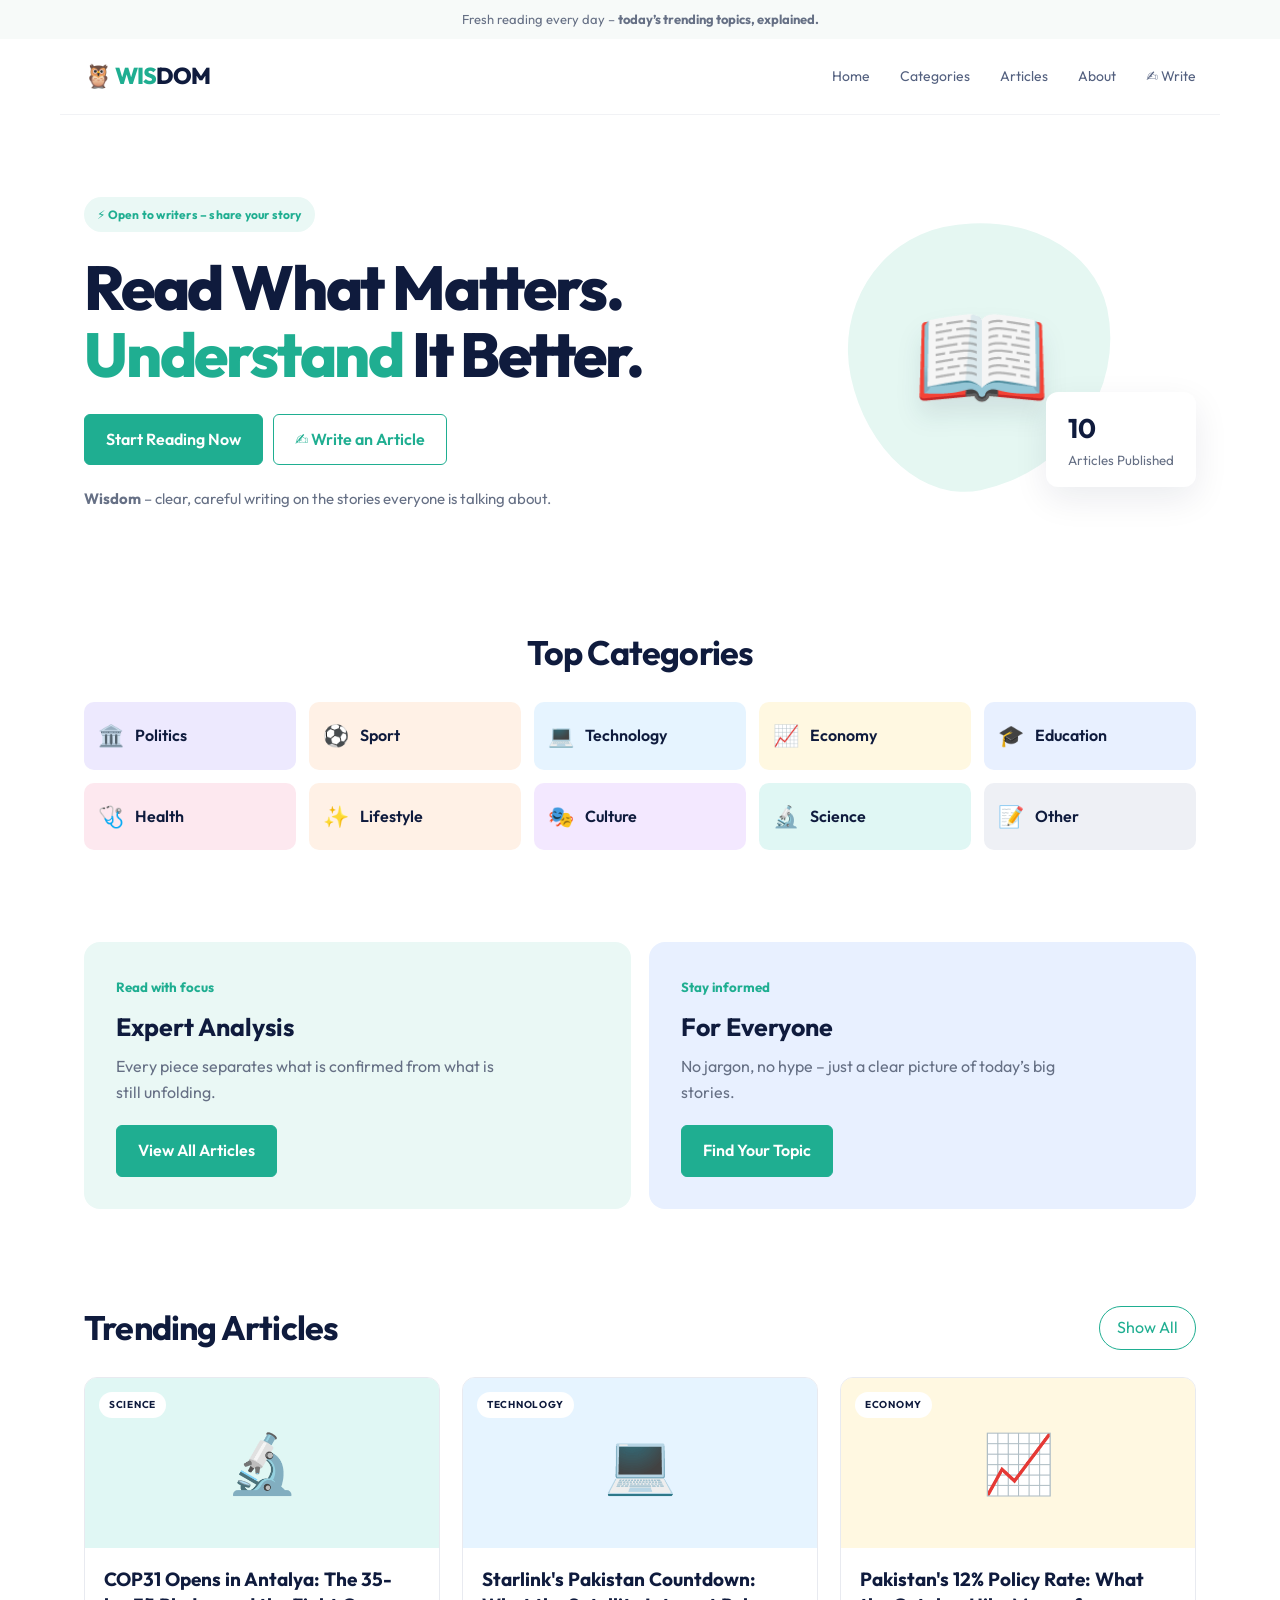
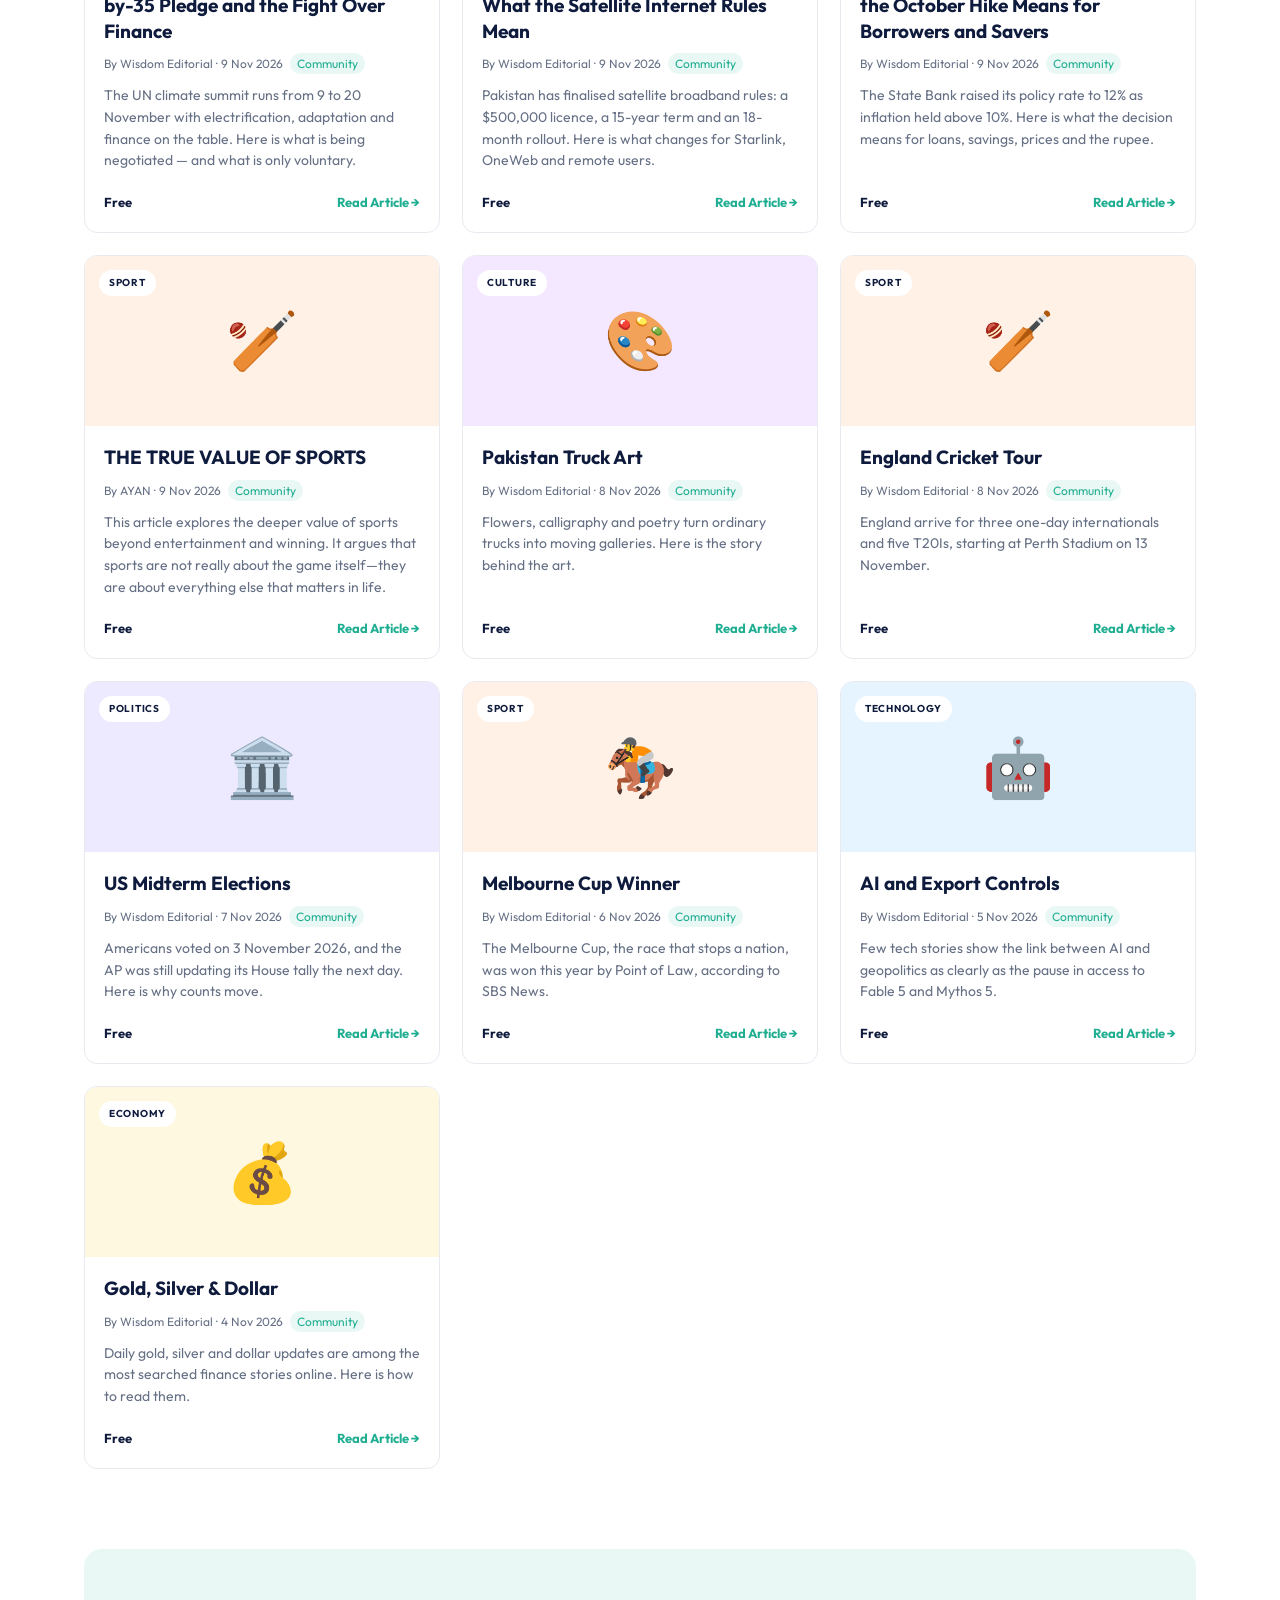
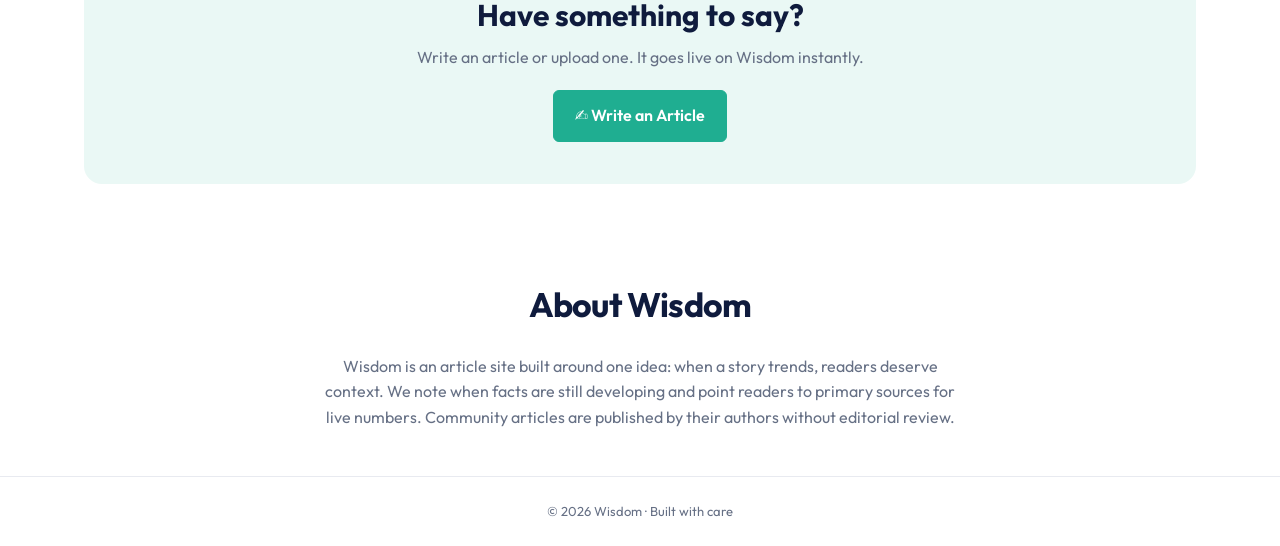
<file: index.html>
<!doctype html>
<html lang="en"><head><meta name="google-site-verification" content="lhIPoKN9O5HIkfyUWwf_5egs8BSLBzh8VYVrAilYRz0" /><meta charset="utf-8"><meta name="viewport" content="width=device-width,initial-scale=1"><meta name="description" content="Wisdom – clear, careful writing on the stories everyone is talking about."><title>Wisdom – Trending Articles</title><link rel="stylesheet" href="assets/style.css"></head><body>
<div class="topline">Fresh reading every day – <b>today’s trending topics, explained.</b></div>
<nav><a class="logo" href="index.html">🦉 <span>WIS</span>DOM</a><ul><li><a href="index.html">Home</a></li><li><a href="#cats">Categories</a></li><li><a href="#articles">Articles</a></li><li><a href="#about">About</a></li><li><a href="write.html">✍️ Write</a></li></ul></nav>
<header class="hero"><div><span class="tag">⚡ Open to writers – share your story</span><h1>Read What Matters.<br><span class="under">Understand</span> It Better.</h1><a class="btn" href="#articles">Start Reading Now</a><a class="btn ghost" href="write.html">✍️ Write an Article</a><div class="sub"><b>Wisdom</b> – clear, careful writing on the stories everyone is talking about.</div></div><div class="hero-art"><div class="blob"></div><div class="book">📖</div><div class="stat"><b id="total">10</b><small>Articles Published</small></div></div></header>
<main class="wrap">
<section id="cats"><h2 class="section-title">Top Categories</h2><div class="cats" id="catbox"></div></section>
<section><div class="promo"><div class="pc"><small>Read with focus</small><h3>Expert Analysis</h3><p>Every piece separates what is confirmed from what is still unfolding.</p><a class="btn" href="#articles">View All Articles</a></div><div class="pc"><small>Stay informed</small><h3>For Everyone</h3><p>No jargon, no hype – just a clear picture of today’s big stories.</p><a class="btn" href="#articles">Find Your Topic</a></div></div></section>
<section id="articles"><div class="head"><h2>Trending Articles</h2><button class="outline" id="all">Show All</button></div><div class="grid" id="grid"></div></section>
<div class="cta"><h2>Have something to say?</h2><p>Write an article or upload one. It goes live on Wisdom instantly.</p><a class="btn" href="write.html">✍️ Write an Article</a></div>
<section id="about" style="text-align:center"><h2 class="section-title">About Wisdom</h2><p style="max-width:640px;margin:auto;color:var(--muted)">Wisdom is an article site built around one idea: when a story trends, readers deserve context. We note when facts are still developing and point readers to primary sources for live numbers. Community articles are published by their authors without editorial review.</p></section>
</main><footer>© 2026 Wisdom · Built with care</footer>
<script src="assets/articles.js"></script><script src="assets/app.js"></script></body></html>
</file>
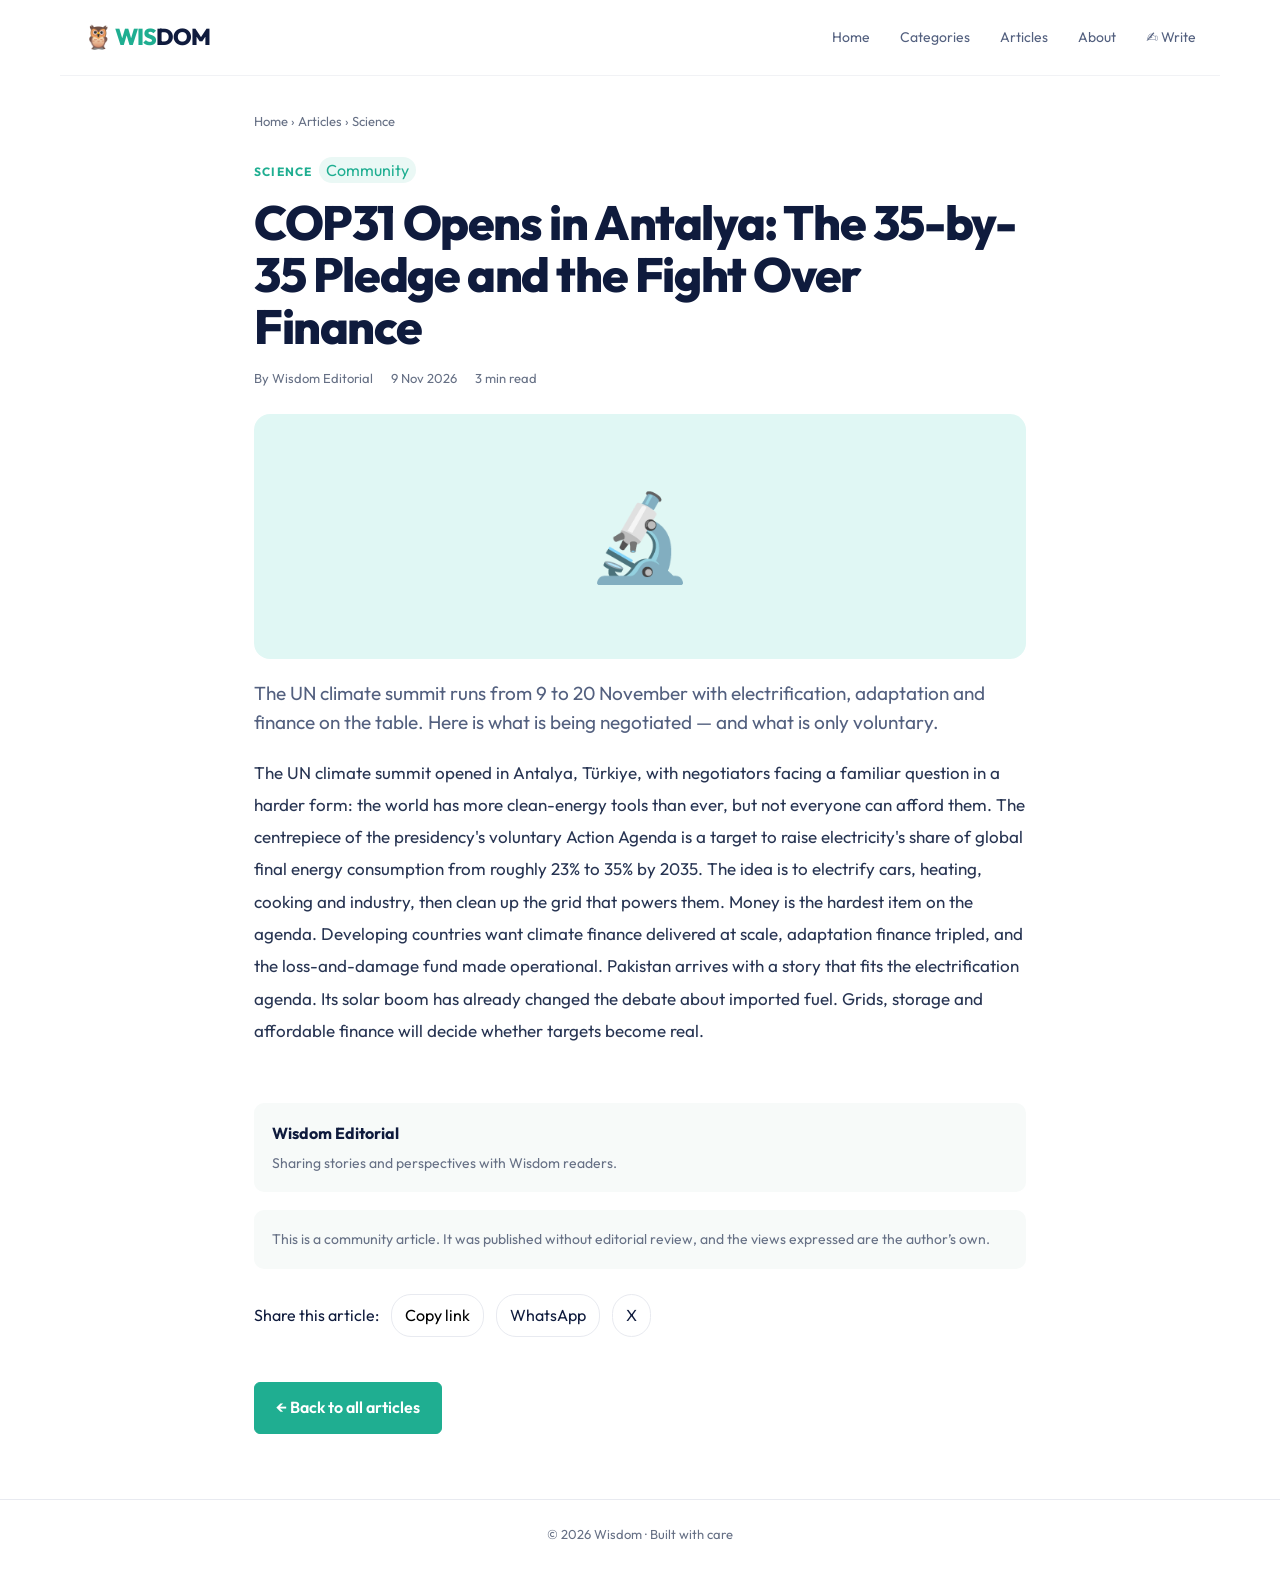
<file: article.html>
<!doctype html><html lang="en"><head><meta charset="utf-8"><meta name="viewport" content="width=device-width,initial-scale=1"><title>Article – Wisdom</title><link rel="stylesheet" href="assets/style.css"></head><body><nav><a class="logo" href="index.html">🦉 <span>WIS</span>DOM</a><ul><li><a href="index.html">Home</a></li><li><a href="index.html#cats">Categories</a></li><li><a href="index.html#articles">Articles</a></li><li><a href="index.html#about">About</a></li><li><a href="write.html">✍️ Write</a></li></ul></nav><main class="post" id="post"></main><footer>© 2026 Wisdom · Built with care</footer><script src="assets/articles.js"></script><script src="assets/app.js"></script><script>
const id=new URLSearchParams(location.search).get("id");const items=[...(window.WISDOM_ARTICLES||[]),...JSON.parse(localStorage.getItem("wisdom_custom_articles")||"[]")];const a=items.find(x=>x.id===id)||items[0];const esc=s=>String(s||"").replace(/[&<>"']/g,c=>({"&":"&amp;","<":"&lt;",">":"&gt;",'"':"&quot;","'":"&#39;"}[c]));const post=document.getElementById("post");document.title=a.title+" – Wisdom";post.innerHTML=`<div class="crumbs"><a href="index.html">Home</a> › <a href="index.html#articles">Articles</a> › ${esc(a.category)}</div><span class="kicker">${esc(a.category)}</span> <span class="badge">Community</span><h1>${esc(a.title)}</h1><div class="byline"><span>By ${esc(a.author)}</span><span>${esc(a.date)}</span><span>3 min read</span></div><div class="cover" style="background:#e0f7f4">${a.icon||"📝"}</div><p class="lede">${esc(a.summary)}</p><article class="prose">${(a.body||"").split(/\\n\\n/).map(p=>`<p>${esc(p)}</p>`).join("")}</article><div class="chips">${(a.tags||[]).map(t=>`<span class="chip">#${esc(t)}</span>`).join("")}</div><div class="author"><b>${esc(a.author)}</b><span>Sharing stories and perspectives with Wisdom readers.</span></div><div class="note">This is a community article. It was published without editorial review, and the views expressed are the author’s own.</div><div class="share"><span>Share this article:</span><button id="copy">Copy link</button><a target="_blank" href="https://wa.me/?text=${encodeURIComponent(a.title+" "+location.href)}">WhatsApp</a><a target="_blank" href="https://twitter.com/intent/tweet?text=${encodeURIComponent(a.title)}&url=${encodeURIComponent(location.href)}">X</a></div><a class="btn back" href="index.html#articles">← Back to all articles</a>`;
document.getElementById("copy").onclick=async()=>{await navigator.clipboard.writeText(location.href);document.getElementById("copy").textContent="Copied!"};
</script></body></html>
</file>
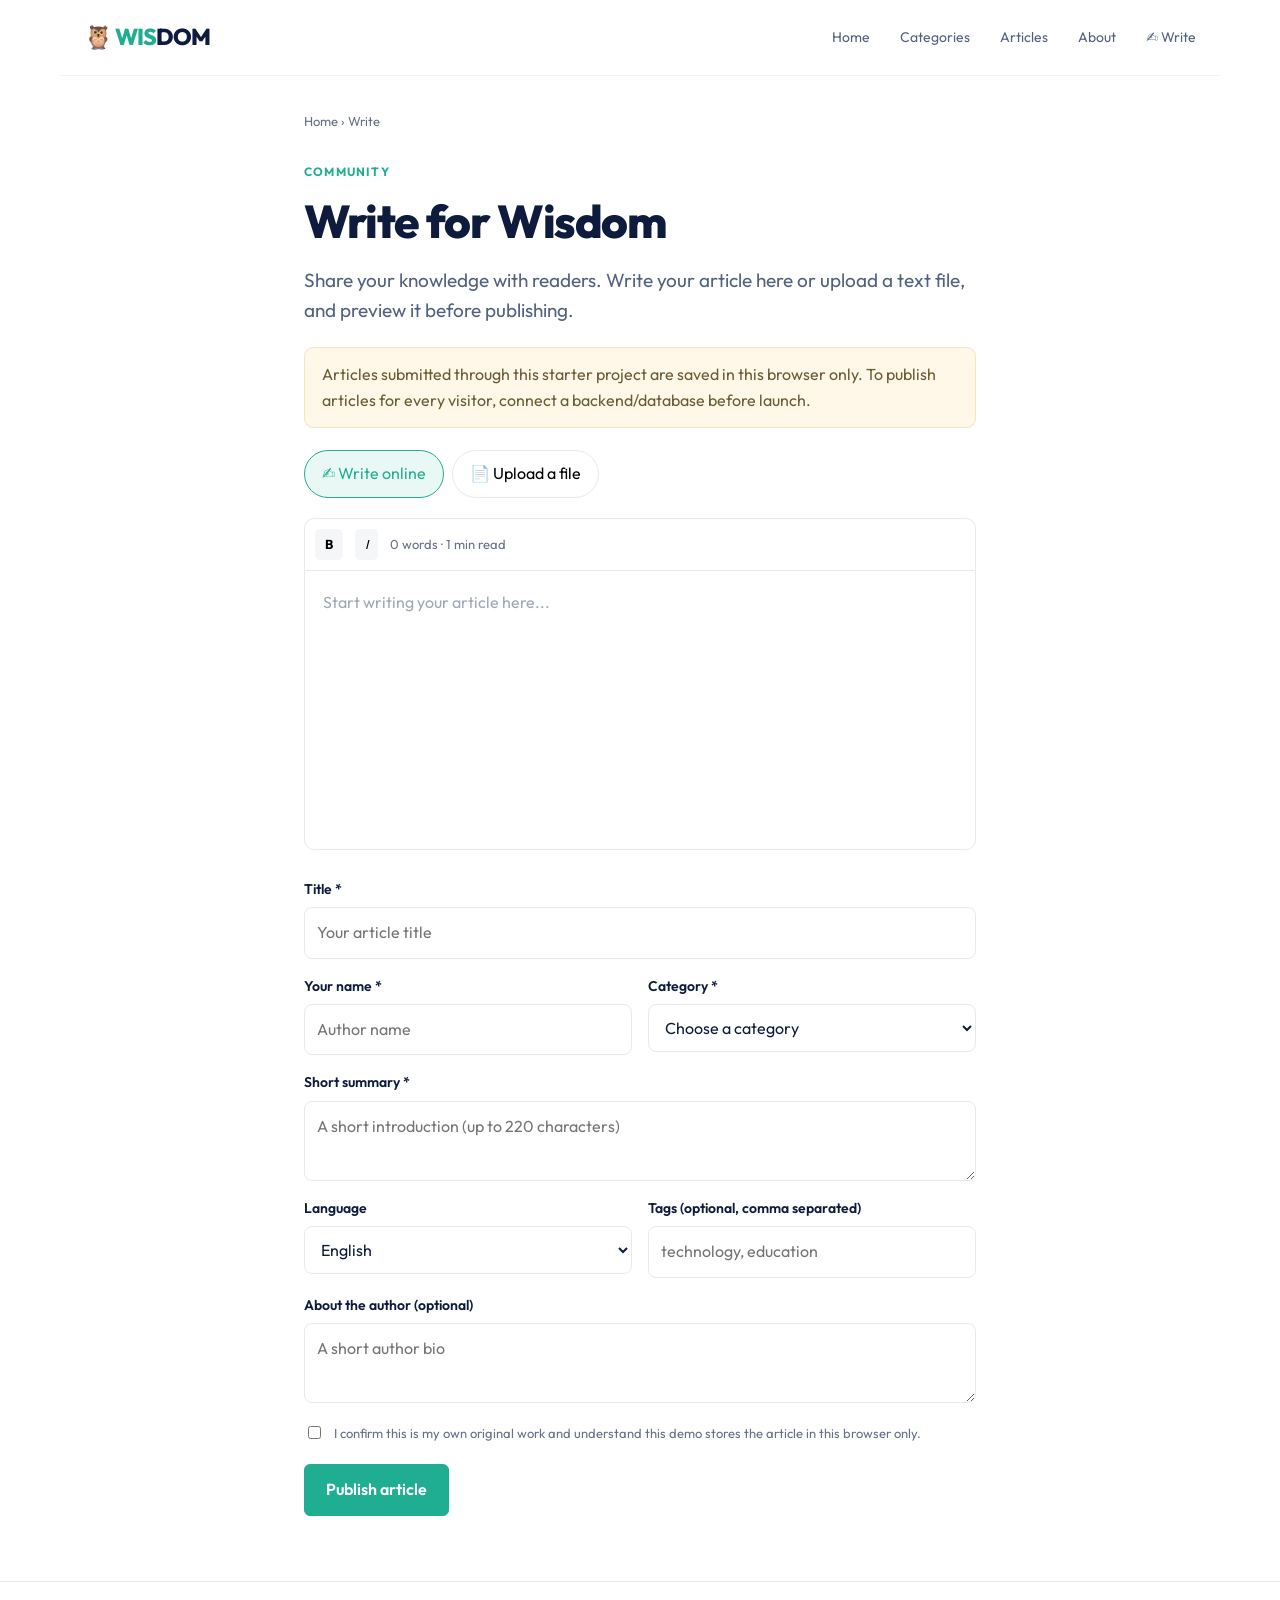
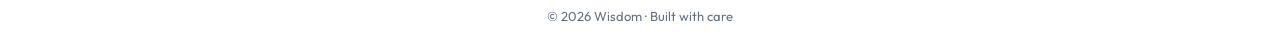
<file: write.html>
<!doctype html><html lang="en"><head><meta charset="utf-8"><meta name="viewport" content="width=device-width,initial-scale=1"><title>Write for Wisdom</title><link rel="stylesheet" href="assets/style.css"></head><body><nav><a class="logo" href="index.html">🦉 <span>WIS</span>DOM</a><ul><li><a href="index.html">Home</a></li><li><a href="index.html#cats">Categories</a></li><li><a href="index.html#articles">Articles</a></li><li><a href="index.html#about">About</a></li><li><a href="write.html">✍️ Write</a></li></ul></nav><main class="post write-intro"><div class="crumbs"><a href="index.html">Home</a> › Write</div><span class="kicker">COMMUNITY</span><h1>Write for Wisdom</h1><p class="lede">Share your knowledge with readers. Write your article here or upload a text file, and preview it before publishing.</p><div class="notice">Articles submitted through this starter project are saved in this browser only. To publish articles for every visitor, connect a backend/database before launch.</div>
<div class="tabs"><button class="tab active" id="online">✍️ Write online</button><button class="tab" id="uploadtab">📄 Upload a file</button></div>
<div id="onlinepanel"><div class="editor-tools"><button type="button" id="bold"><b>B</b></button><button type="button" id="italic"><i>I</i></button><span id="wc">0 words · 1 min read</span></div><div class="editor" id="editor" contenteditable="true"></div></div>
<div id="uploadpanel" style="display:none"><div class="upload"><b>📎 Choose a text or Markdown file</b><p>TXT or MD · up to 3 MB</p><input type="file" id="file" accept=".txt,.md,text/plain"></div></div>
<form id="form"><div class="form-grid">
<div class="field full"><label>Title *</label><input id="title" required maxlength="140" placeholder="Your article title"></div>
<div class="field"><label>Your name *</label><input id="author" required placeholder="Author name"></div>
<div class="field"><label>Category *</label><select id="category" required><option value="">Choose a category</option><option>Politics</option><option>Sport</option><option>Technology</option><option>Economy</option><option>Education</option><option>Health</option><option>Lifestyle</option><option>Culture</option><option>Science</option><option>Other</option></select></div>
<div class="field full"><label>Short summary *</label><textarea id="summary" required maxlength="220" placeholder="A short introduction (up to 220 characters)"></textarea></div>
<div class="field"><label>Language</label><select id="language"><option>English</option><option>اردو (Urdu)</option><option>Roman Urdu / other</option></select></div>
<div class="field"><label>Tags (optional, comma separated)</label><input id="tags" placeholder="technology, education"></div>
<div class="field full"><label>About the author (optional)</label><textarea id="about" placeholder="A short author bio"></textarea></div>
</div><label class="check"><input type="checkbox" id="agree" required><span>I confirm this is my own original work and understand this demo stores the article in this browser only.</span></label><button class="btn" type="submit">Publish article</button></form><div class="success" id="success"><h2>Your article is saved in this browser.</h2><p>It will appear on this browser's homepage. A shared public publishing system requires a database and server-side API.</p><a class="btn" id="view" href="index.html">View article</a></div></main><footer>© 2026 Wisdom · Built with care</footer><script src="assets/articles.js"></script><script>
const editor=document.getElementById("editor"),online=document.getElementById("online"),uploadtab=document.getElementById("uploadtab");online.onclick=()=>{online.classList.add("active");uploadtab.classList.remove("active");document.getElementById("onlinepanel").style.display="block";document.getElementById("uploadpanel").style.display="none"};uploadtab.onclick=()=>{uploadtab.classList.add("active");online.classList.remove("active");document.getElementById("onlinepanel").style.display="none";document.getElementById("uploadpanel").style.display="block"};
["bold","italic"].forEach(cmd=>document.getElementById(cmd).onclick=()=>{document.execCommand(cmd);editor.focus()});
function updateCount(){let n=(editor.innerText.trim().match(/\\S+/g)||[]).length;document.getElementById("wc").textContent=n+" words · "+Math.max(1,Math.ceil(n/200))+" min read"}editor.addEventListener("input",updateCount);
document.getElementById("file").addEventListener("change",async e=>{let f=e.target.files[0];if(!f)return;if(f.size>3*1024*1024){alert("File must be under 3 MB");return}editor.innerText=await f.text();online.click();updateCount()});
document.getElementById("form").addEventListener("submit",e=>{e.preventDefault();let body=editor.innerText.trim();if(!body){alert("Please write or upload your article first.");return}let a={id:"community-"+Date.now(),category:document.getElementById("category").value,icon:"📝",title:document.getElementById("title").value.trim(),author:document.getElementById("author").value.trim(),date:new Date().toLocaleDateString("en-GB",{day:"numeric",month:"short",year:"numeric"}),summary:document.getElementById("summary").value.trim(),body,tags:document.getElementById("tags").value.split(",").map(x=>x.trim()).filter(Boolean)};let arr=JSON.parse(localStorage.getItem("wisdom_custom_articles")||"[]");arr.unshift(a);localStorage.setItem("wisdom_custom_articles",JSON.stringify(arr));document.getElementById("success").classList.add("show");document.getElementById("view").href="article.html?id="+encodeURIComponent(a.id);document.getElementById("success").scrollIntoView({behavior:"smooth"})});
</script></body></html>
</file>
<file: assets/style.css>
@import url('https://fonts.googleapis.com/css2?family=Outfit:wght@400;500;600;700;800&display=swap');
:root{--teal:#1fae91;--navy:#0f1b3d;--muted:#667085;--line:#e8eaf0;--soft:#eaf8f5;--cream:#fff1e6}
*{box-sizing:border-box}html{scroll-behavior:smooth}body{margin:0;background:#fff;color:var(--navy);font-family:Outfit,system-ui,sans-serif;font-size:16px;line-height:1.6}
a{color:inherit;text-decoration:none}button,input,textarea,select{font:inherit}.topline{text-align:center;background:#f7faf9;padding:9px 16px;color:#667085;font-size:13px}
nav{height:76px;display:flex;align-items:center;justify-content:space-between;max-width:1160px;margin:auto;padding:0 24px;border-bottom:1px solid #f1f2f5}
.logo{font-weight:800;font-size:23px;letter-spacing:-1px}.logo span{color:var(--teal)}nav ul{display:flex;gap:30px;list-style:none;margin:0;padding:0;color:#53607f;font-size:14px}nav a:hover{color:var(--teal)}
.wrap{max-width:1160px;margin:auto;padding:0 24px}.hero{display:grid;grid-template-columns:1.2fr .8fr;gap:40px;align-items:center;padding:82px 24px 76px;max-width:1160px;margin:auto;min-height:420px}
.tag,.kicker{display:inline-block;color:var(--teal);font-size:12px;font-weight:700;letter-spacing:1.2px;text-transform:uppercase}.tag{background:#eaf8f5;padding:8px 13px;border-radius:30px;letter-spacing:.2px;text-transform:none}
h1{font-size:clamp(42px,5.2vw,62px);line-height:1.08;letter-spacing:-2.2px;margin:22px 0 26px;font-weight:800}.under{position:relative;color:var(--teal)}.sub{margin-top:22px;color:var(--muted);font-size:15px}.btn{display:inline-flex;align-items:center;justify-content:center;background:var(--teal);color:#fff;padding:12px 21px;border-radius:6px;font-weight:600;border:1px solid var(--teal);cursor:pointer;transition:.2s}.btn:hover{transform:translateY(-1px);filter:brightness(.96)}.btn.ghost{background:#fff;color:var(--teal);margin-left:10px}
.hero-art{height:285px;position:relative;display:grid;place-items:center}.blob{position:absolute;width:265px;height:265px;background:#e5f7f2;border-radius:46% 54% 61% 39%/48% 43% 57% 52%;transform:rotate(-12deg)}.book{position:relative;font-size:112px;filter:drop-shadow(0 15px 12px #0f1b3d18)}.stat{position:absolute;right:0;bottom:10px;background:#fff;padding:15px 22px;border-radius:12px;box-shadow:0 12px 35px #0f1b3d15;display:flex;flex-direction:column}.stat b{font-size:27px}.stat small{color:var(--muted)}
section{padding:46px 0}.section-title{text-align:center;font-size:34px;line-height:1.2;margin:0 0 28px;letter-spacing:-.8px}.cats{display:grid;grid-template-columns:repeat(5,1fr);gap:13px}.cat{border:0;border-radius:10px;padding:17px 14px;text-align:left;font-weight:600;color:var(--navy);cursor:pointer;display:flex;gap:11px;align-items:center;transition:.2s}.cat:hover{transform:translateY(-3px);box-shadow:0 8px 18px #0f1b3d12}.cat i{font-style:normal;font-size:21px}
.promo{display:grid;grid-template-columns:1fr 1fr;gap:18px}.pc{padding:32px;border-radius:16px;background:var(--soft)}.pc:nth-child(2){background:#e8f0ff}.pc small{color:var(--teal);font-weight:700}.pc h3{font-size:25px;margin:7px 0}.pc p{color:var(--muted);max-width:390px;margin:0 0 20px}
.head{display:flex;align-items:center;justify-content:space-between;margin-bottom:22px}.head h2{font-size:34px;margin:0;letter-spacing:-.8px}.outline{background:#fff;color:var(--teal);border:1px solid var(--teal);border-radius:30px;padding:8px 17px;cursor:pointer}
.grid{display:grid;grid-template-columns:repeat(3,1fr);gap:22px}.card{border:1px solid var(--line);border-radius:13px;overflow:hidden;display:flex;flex-direction:column;transition:.2s;background:#fff}.card:hover{transform:translateY(-4px);box-shadow:0 14px 30px #0f1b3d12}.thumb{height:170px;display:grid;place-items:center;font-size:58px;position:relative}.pill{position:absolute;top:14px;left:14px;background:#fff;border-radius:20px;padding:5px 10px;font-size:10px;letter-spacing:.7px;font-weight:700;color:var(--navy)}.cb{padding:19px;display:flex;flex-direction:column;flex:1}.cb h3{font-size:19px;line-height:1.35;margin:0 0 10px}.by{font-size:12px;color:var(--muted)}.badge{background:#eaf8f5;color:var(--teal);border-radius:15px;padding:3px 7px;margin-left:4px}.cb p{color:var(--muted);font-size:14px;line-height:1.55;margin:12px 0 20px}.foot{display:flex;justify-content:space-between;margin-top:auto;font-size:13px}.rd{color:var(--teal);font-weight:700}
.cta{text-align:center;background:var(--soft);padding:42px 20px;border-radius:18px;margin:34px auto 55px}.cta h2{font-size:30px;margin:0 0 6px}.cta p{color:var(--muted);margin:0 0 20px}
footer{border-top:1px solid var(--line);text-align:center;color:var(--muted);font-size:13px;padding:24px}
.post{max-width:820px;margin:0 auto;padding:35px 24px 65px}.crumbs{font-size:13px;color:var(--muted);margin-bottom:26px}.crumbs a:hover{color:var(--teal)}.post h1{font-size:clamp(36px,5vw,48px);letter-spacing:-1.4px;margin:14px 0 15px}.byline{display:flex;gap:18px;color:var(--muted);font-size:13px;margin-bottom:25px;flex-wrap:wrap}.cover{height:245px;border-radius:16px;display:grid;place-items:center;font-size:85px;margin:20px 0}.lede{font-size:19px;color:#53607f;line-height:1.55}.prose{font-size:17px;line-height:1.9;color:#273452}.prose h2{font-size:25px;margin-top:32px}.chips{display:flex;gap:8px;flex-wrap:wrap;margin:28px 0}.chip{background:#f3f5f8;border-radius:20px;padding:5px 11px;font-size:12px;color:#53607f}.author,.note{padding:18px;background:#f7faf9;border-radius:10px;margin:18px 0;display:flex;flex-direction:column;gap:5px}.author span,.note{color:var(--muted);font-size:14px}.share{display:flex;gap:12px;align-items:center;margin:25px 0;flex-wrap:wrap}.share button,.share a{border:1px solid var(--line);background:#fff;padding:8px 13px;border-radius:20px;cursor:pointer}.tools{border:1px solid var(--line);padding:15px;border-radius:10px;margin:24px 0}.tools input{padding:9px;border:1px solid var(--line);border-radius:7px}.more{padding:20px 0}.mcards{display:grid;grid-template-columns:repeat(3,1fr);gap:12px}.mc{border:1px solid var(--line);padding:16px;border-radius:10px;display:flex;flex-direction:column}.mc small{color:var(--teal)}.back{margin-top:20px}
.write-intro{max-width:720px}.write-intro h1{font-size:46px}.notice{background:#fff8e8;border:1px solid #f4e5bd;padding:14px 17px;border-radius:9px;color:#6b5b36;margin:22px 0}.tabs{display:flex;gap:8px;margin:20px 0}.tab{border:1px solid var(--line);background:#fff;padding:10px 17px;border-radius:25px;cursor:pointer}.tab.active{background:var(--soft);border-color:var(--teal);color:var(--teal)}.editor-tools{display:flex;gap:12px;align-items:center;padding:10px;border:1px solid var(--line);border-bottom:0;border-radius:10px 10px 0 0;color:var(--muted);font-size:13px}.editor-tools button{border:0;background:#f4f6f8;border-radius:5px;padding:5px 10px;cursor:pointer}.editor{min-height:280px;border:1px solid var(--line);border-radius:0 0 10px 10px;padding:18px;outline:none;line-height:1.7}.editor:empty:before{content:"Start writing your article here...";color:#a0a7b5}.upload{border:2px dashed #cbd5d9;border-radius:10px;padding:28px;text-align:center;margin:18px 0;color:var(--muted)}.form-grid{display:grid;grid-template-columns:1fr 1fr;gap:16px;margin-top:28px}.field{display:flex;flex-direction:column;gap:7px}.field.full{grid-column:1/-1}.field label{font-size:14px;font-weight:600}.field input,.field select,.field textarea{border:1px solid var(--line);border-radius:8px;padding:12px;color:var(--navy);background:#fff}.field textarea{min-height:80px}.check{display:flex;gap:10px;align-items:flex-start;font-size:13px;color:var(--muted);margin:20px 0}.success{display:none;background:var(--soft);padding:24px;border-radius:12px;margin:25px 0}.success.show{display:block}
@media(max-width:760px){nav{height:auto;min-height:70px;align-items:flex-start;padding:16px 18px;gap:12px;flex-direction:column}nav ul{gap:15px;flex-wrap:wrap;font-size:13px}.hero{grid-template-columns:1fr;padding-top:48px;gap:0}.hero-art{height:220px}.cats{grid-template-columns:repeat(2,1fr)}.promo{grid-template-columns:1fr}.grid{grid-template-columns:1fr}.head h2,.section-title{font-size:28px}.mcards{grid-template-columns:1fr}.form-grid{grid-template-columns:1fr}.field.full{grid-column:auto}.write-intro h1{font-size:38px}.post{padding-left:18px;padding-right:18px}}
</file>
